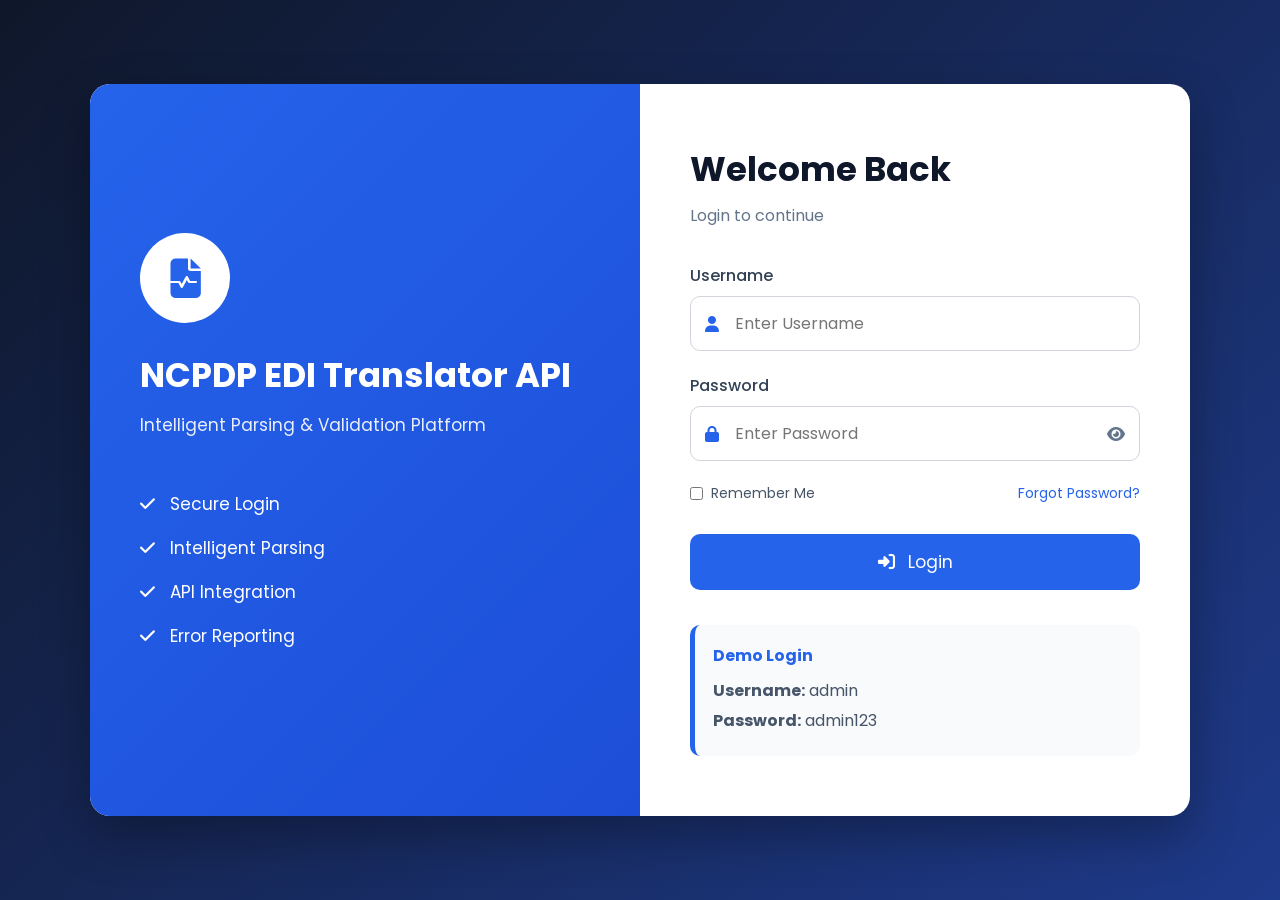
<file: NCPDP-EDI-Translator/NCPDP-EDI-Translator/index.html>
<!DOCTYPE html>
<html lang="en">

<head>

    <meta charset="UTF-8">
    <meta name="viewport" content="width=device-width, initial-scale=1.0">

    <title>NCPDP EDI Translator API</title>

    <link rel="stylesheet" href="css/login.css">

    <link rel="stylesheet"
        href="https://cdnjs.cloudflare.com/ajax/libs/font-awesome/6.7.2/css/all.min.css">

</head>

<body>

    <div class="background">

        <div class="login-container">

            <div class="left-panel">

                <div class="logo">

                    <i class="fa-solid fa-file-waveform"></i>

                </div>

                <h1>NCPDP EDI Translator API</h1>

                <p>
                    Intelligent Parsing & Validation Platform
                </p>

                <ul>

                    <li><i class="fa-solid fa-check"></i> Secure Login</li>

                    <li><i class="fa-solid fa-check"></i> Intelligent Parsing</li>

                    <li><i class="fa-solid fa-check"></i> API Integration</li>

                    <li><i class="fa-solid fa-check"></i> Error Reporting</li>

                </ul>

            </div>

            <div class="right-panel">

                <h2>Welcome Back</h2>

                <p class="subtitle">
                    Login to continue
                </p>

                <form id="loginForm">

                    <div class="input-group">

                        <label>Username</label>

                        <div class="input-box">

                            <i class="fa-solid fa-user"></i>

                            <input
                                type="text"
                                id="username"
                                placeholder="Enter Username"
                                autocomplete="off">

                        </div>

                    </div>

                    <div class="input-group">

                        <label>Password</label>

                        <div class="input-box">

                            <i class="fa-solid fa-lock"></i>

                            <input
                                type="password"
                                id="password"
                                placeholder="Enter Password">

                            <i
                                class="fa-solid fa-eye togglePassword"
                                id="togglePassword">
                            </i>

                        </div>

                    </div>

                    <div class="options">

                        <label>

                            <input type="checkbox">

                            Remember Me

                        </label>

                        <a href="#">Forgot Password?</a>

                    </div>

                    <button type="submit">

                        <i class="fa-solid fa-right-to-bracket"></i>

                        Login

                    </button>

                </form>

                <div class="login-info">

                    <h4>Demo Login</h4>

                    <p><b>Username:</b> admin</p>

                    <p><b>Password:</b> admin123</p>

                </div>

            </div>

        </div>

    </div>

    <script src="js/login.js"></script>

</body>

</html>
</file>
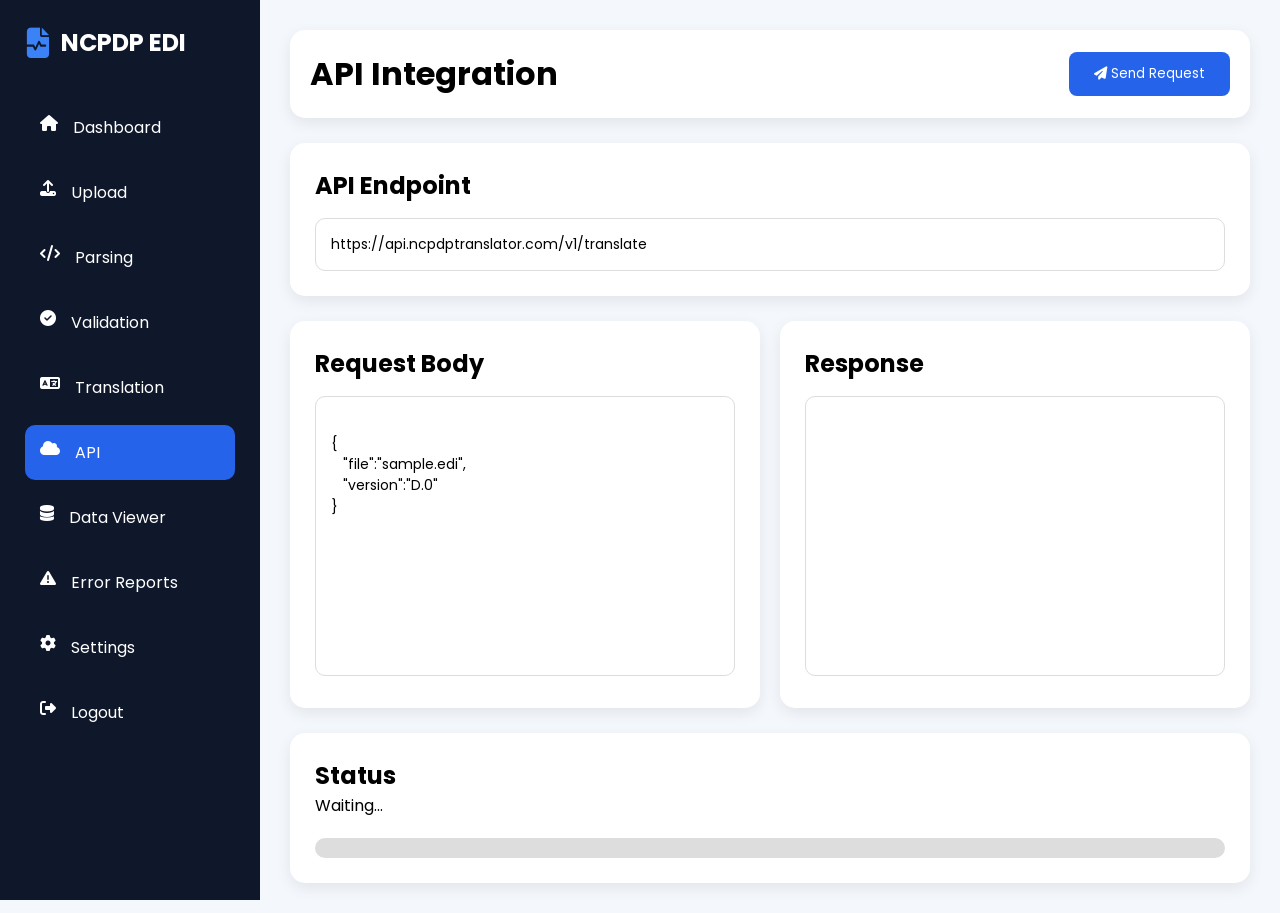
<file: NCPDP-EDI-Translator/NCPDP-EDI-Translator/html/api.html>
<!DOCTYPE html>
<html lang="en">

<head>

<meta charset="UTF-8">
<meta name="viewport" content="width=device-width, initial-scale=1.0">

<title>API Integration</title>

<link rel="stylesheet" href="../css/api.css">

<link rel="stylesheet"
href="https://cdnjs.cloudflare.com/ajax/libs/font-awesome/6.7.2/css/all.min.css">

</head>

<body>

<div class="container">

<aside class="sidebar">

<div class="logo">
<i class="fa-solid fa-file-waveform"></i>
<h2>NCPDP EDI</h2>
</div>

<ul class="menu">

<li onclick="location.href='dashboard.html'"><i class="fa-solid fa-house"></i><span>Dashboard</span></li>

<li onclick="location.href='upload.html'"><i class="fa-solid fa-upload"></i><span>Upload</span></li>

<li onclick="location.href='parsing.html'"><i class="fa-solid fa-code"></i><span>Parsing</span></li>

<li onclick="location.href='validation.html'"><i class="fa-solid fa-circle-check"></i><span>Validation</span></li>

<li onclick="location.href='translation.html'"><i class="fa-solid fa-language"></i><span>Translation</span></li>

<li class="active"><i class="fa-solid fa-cloud"></i><span>API</span></li>

<li onclick="location.href='data.html'"><i class="fa-solid fa-database"></i><span>Data Viewer</span></li>

<li onclick="location.href='error.html'"><i class="fa-solid fa-triangle-exclamation"></i><span>Error Reports</span></li>

<li onclick="location.href='settings.html'"><i class="fa-solid fa-gear"></i><span>Settings</span></li>

<li onclick="location.href='../index.html'"><i class="fa-solid fa-right-from-bracket"></i><span>Logout</span></li>

</ul>

</aside>

<main class="main-content">

<header class="topbar">

<h1>API Integration</h1>

<button id="sendBtn">

<i class="fa-solid fa-paper-plane"></i>

Send Request

</button>

</header>

<div class="card">

<h2>API Endpoint</h2>

<input type="text" id="endpoint"
value="https://api.ncpdptranslator.com/v1/translate">

</div>

<div class="editor">

<div class="card">

<h2>Request Body</h2>

<textarea id="request">

{
   "file":"sample.edi",
   "version":"D.0"
}

</textarea>

</div>

<div class="card">

<h2>Response</h2>

<textarea id="response" readonly></textarea>

</div>

</div>

<div class="card">

<h2>Status</h2>

<p id="status">Waiting...</p>

<div class="progress">

<div class="progress-bar" id="progressBar"></div>

</div>

</div>

</main>

</div>

<script src="../js/api.js"></script>

</body>

</html>
</file>
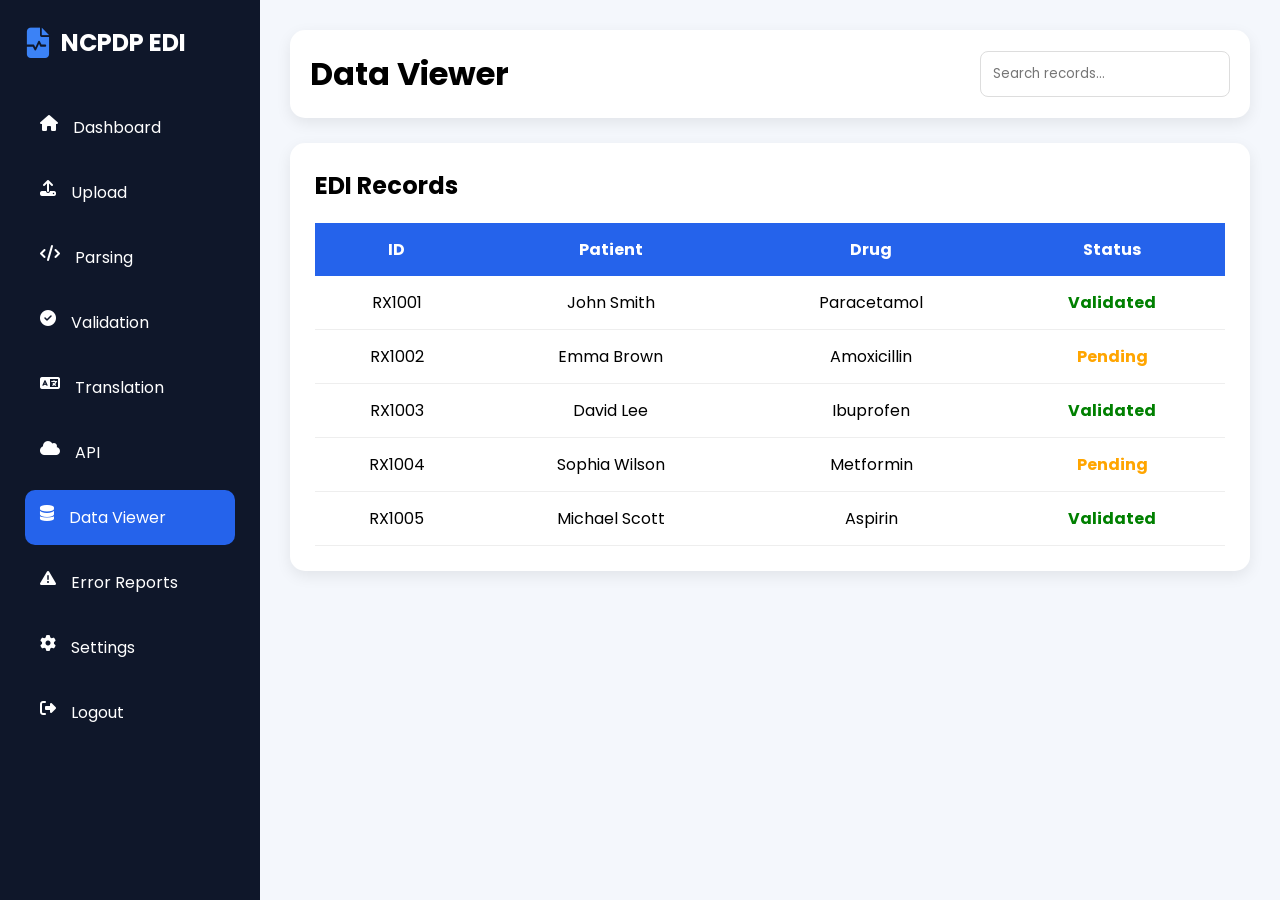
<file: NCPDP-EDI-Translator/NCPDP-EDI-Translator/html/data.html>
<!DOCTYPE html>
<html lang="en">

<head>

<meta charset="UTF-8">
<meta name="viewport" content="width=device-width, initial-scale=1.0">

<title>Data Viewer</title>

<link rel="stylesheet" href="../css/data.css">

<link rel="stylesheet"
href="https://cdnjs.cloudflare.com/ajax/libs/font-awesome/6.7.2/css/all.min.css">

</head>

<body>

<div class="container">

<aside class="sidebar">

<div class="logo">
<i class="fa-solid fa-file-waveform"></i>
<h2>NCPDP EDI</h2>
</div>

<ul class="menu">

<li onclick="location.href='dashboard.html'"><i class="fa-solid fa-house"></i><span>Dashboard</span></li>

<li onclick="location.href='upload.html'"><i class="fa-solid fa-upload"></i><span>Upload</span></li>

<li onclick="location.href='parsing.html'"><i class="fa-solid fa-code"></i><span>Parsing</span></li>

<li onclick="location.href='validation.html'"><i class="fa-solid fa-circle-check"></i><span>Validation</span></li>

<li onclick="location.href='translation.html'"><i class="fa-solid fa-language"></i><span>Translation</span></li>

<li onclick="location.href='api.html'"><i class="fa-solid fa-cloud"></i><span>API</span></li>

<li class="active"><i class="fa-solid fa-database"></i><span>Data Viewer</span></li>

<li onclick="location.href='error.html'"><i class="fa-solid fa-triangle-exclamation"></i><span>Error Reports</span></li>

<li onclick="location.href='settings.html'"><i class="fa-solid fa-gear"></i><span>Settings</span></li>

<li onclick="location.href='../index.html'"><i class="fa-solid fa-right-from-bracket"></i><span>Logout</span></li>

</ul>

</aside>

<main class="main-content">

<header class="topbar">

<h1>Data Viewer</h1>

<input type="text" id="search" placeholder="Search records...">

</header>

<div class="card">

<h2>EDI Records</h2>

<table>

<thead>

<tr>

<th>ID</th>
<th>Patient</th>
<th>Drug</th>
<th>Status</th>

</tr>

</thead>

<tbody id="dataTable">

</tbody>

</table>

</div>

</main>

</div>

<script src="../js/data.js"></script>

</body>

</html>
</file>
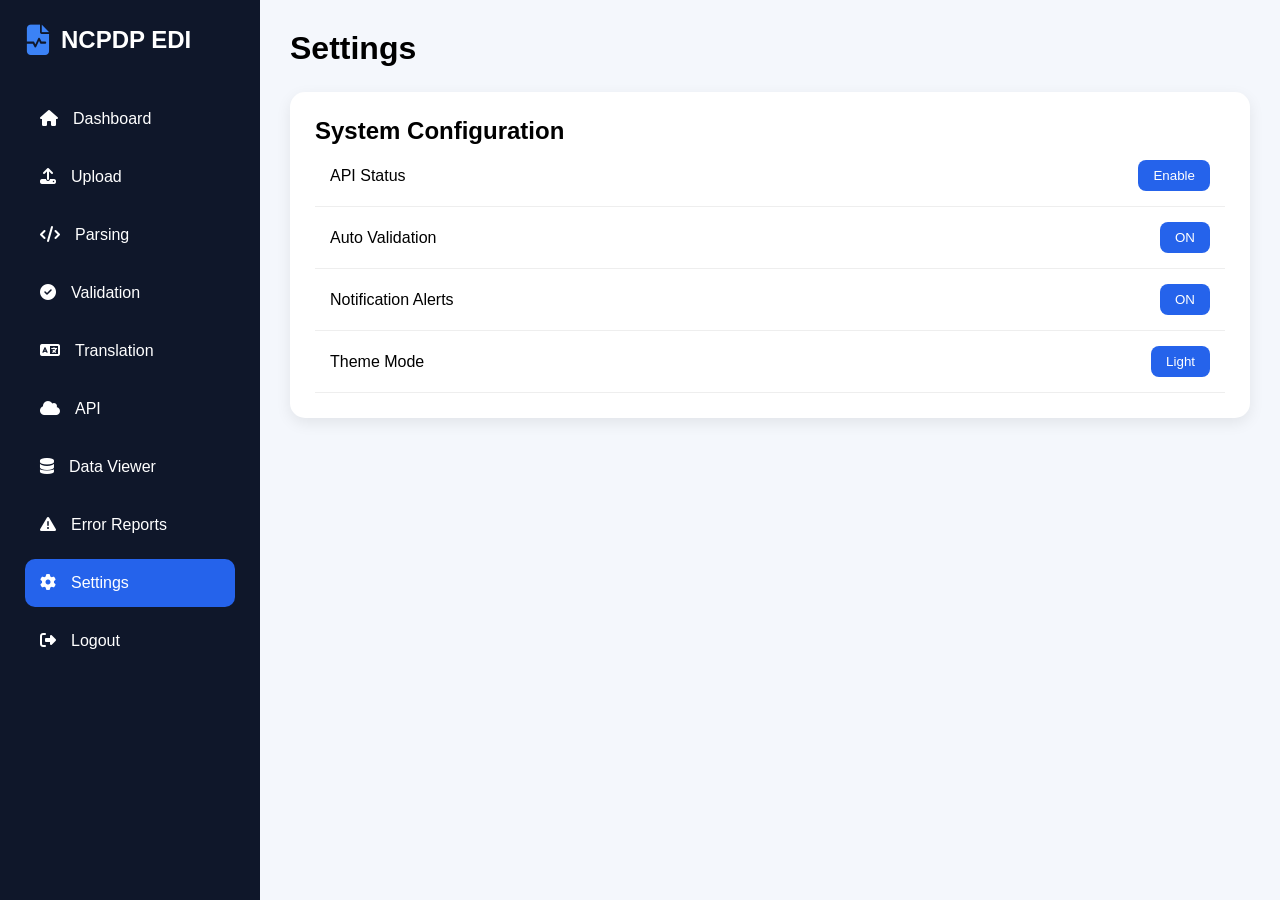
<file: NCPDP-EDI-Translator/NCPDP-EDI-Translator/html/settings.html>
<!DOCTYPE html>
<html lang="en">

<head>
    <meta charset="UTF-8">
    <meta name="viewport" content="width=device-width, initial-scale=1.0">

    <title>Settings | NCPDP EDI Translator API</title>

    <link rel="stylesheet" href="../css/settings.css">

    <link rel="stylesheet"
        href="https://cdnjs.cloudflare.com/ajax/libs/font-awesome/6.7.2/css/all.min.css">
</head>

<body>

<div class="container">

    <!-- Sidebar -->
    <aside class="sidebar">

        <div class="logo">
            <i class="fa-solid fa-file-waveform"></i>
            <h2>NCPDP EDI</h2>
        </div>

        <ul class="menu">

            <li onclick="location.href='dashboard.html'"><i class="fa-solid fa-house"></i><span>Dashboard</span></li>
            <li onclick="location.href='upload.html'"><i class="fa-solid fa-upload"></i><span>Upload</span></li>
            <li onclick="location.href='parsing.html'"><i class="fa-solid fa-code"></i><span>Parsing</span></li>
            <li onclick="location.href='validation.html'"><i class="fa-solid fa-circle-check"></i><span>Validation</span></li>
            <li onclick="location.href='translation.html'"><i class="fa-solid fa-language"></i><span>Translation</span></li>
            <li onclick="location.href='api.html'"><i class="fa-solid fa-cloud"></i><span>API</span></li>
            <li onclick="location.href='data.html'"><i class="fa-solid fa-database"></i><span>Data Viewer</span></li>
            <li onclick="location.href='error.html'"><i class="fa-solid fa-triangle-exclamation"></i><span>Error Reports</span></li>

            <li class="active"><i class="fa-solid fa-gear"></i><span>Settings</span></li>

            <li onclick="location.href='../index.html'"><i class="fa-solid fa-right-from-bracket"></i><span>Logout</span></li>

        </ul>

    </aside>

    <!-- Main Content -->
    <main class="main-content">

        <header class="topbar">
            <h1>Settings</h1>
        </header>

        <div class="card">

            <h2>System Configuration</h2>

            <div class="setting-item">
                <label>API Status</label>
                <button id="apiToggle">Enable</button>
            </div>

            <div class="setting-item">
                <label>Auto Validation</label>
                <button id="validationToggle">ON</button>
            </div>

            <div class="setting-item">
                <label>Notification Alerts</label>
                <button id="notifyToggle">ON</button>
            </div>

            <div class="setting-item">
                <label>Theme Mode</label>
                <button id="themeToggle">Light</button>
            </div>

        </div>

    </main>

</div>

<script src="../js/settings.js"></script>

</body>

</html>
</file>
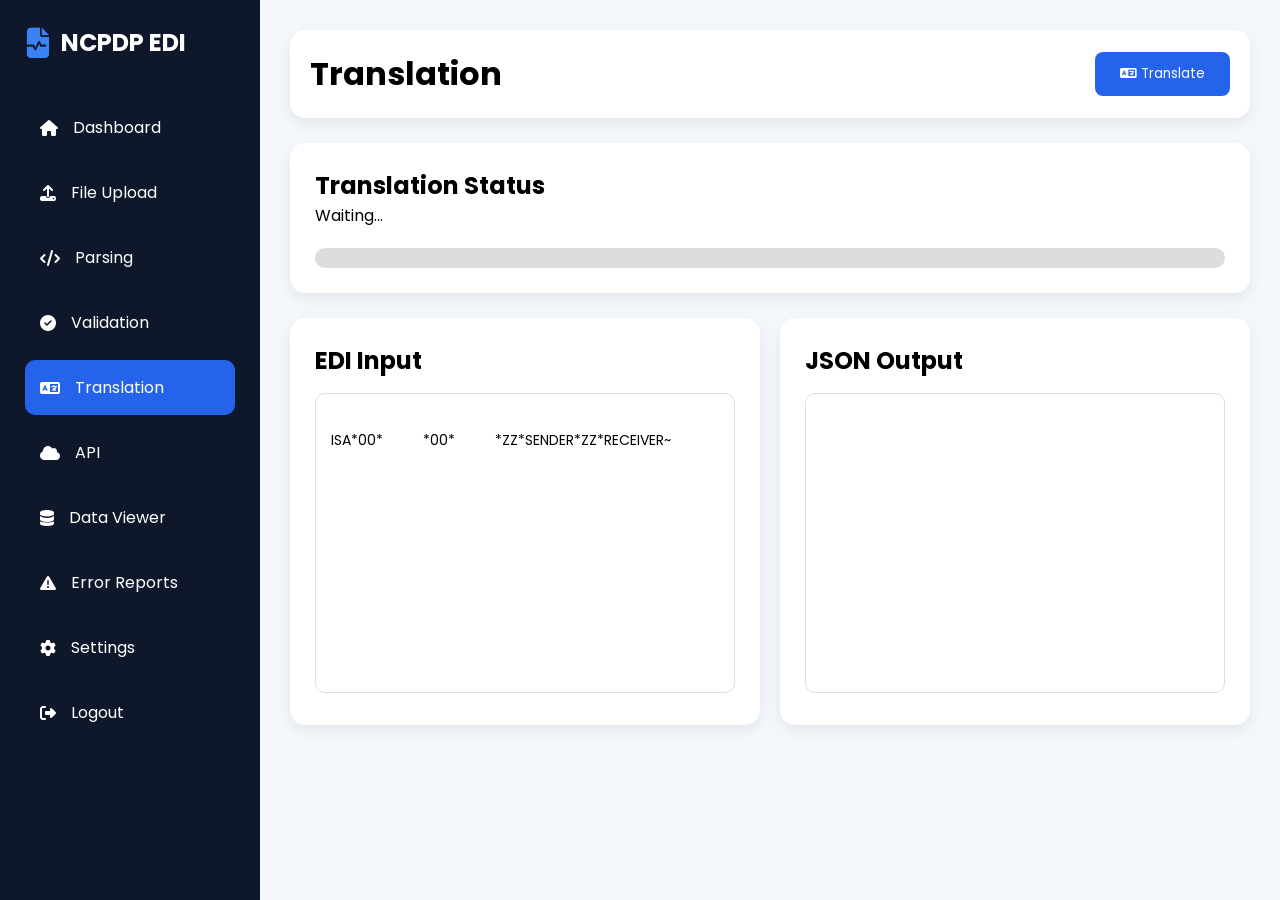
<file: NCPDP-EDI-Translator/NCPDP-EDI-Translator/html/translation.html>
<!DOCTYPE html>
<html lang="en">

<head>

<meta charset="UTF-8">
<meta name="viewport" content="width=device-width, initial-scale=1.0">

<title>Translation</title>

<link rel="stylesheet" href="../css/translation.css">

<link rel="stylesheet"
href="https://cdnjs.cloudflare.com/ajax/libs/font-awesome/6.7.2/css/all.min.css">

</head>

<body>

<div class="container">

<aside class="sidebar">

<div class="logo">
<i class="fa-solid fa-file-waveform"></i>
<h2>NCPDP EDI</h2>
</div>

<ul class="menu">

<li onclick="location.href='dashboard.html'">
<i class="fa-solid fa-house"></i>
<span>Dashboard</span>
</li>

<li onclick="location.href='upload.html'">
<i class="fa-solid fa-upload"></i>
<span>File Upload</span>
</li>

<li onclick="location.href='parsing.html'">
<i class="fa-solid fa-code"></i>
<span>Parsing</span>
</li>

<li onclick="location.href='validation.html'">
<i class="fa-solid fa-circle-check"></i>
<span>Validation</span>
</li>

<li class="active">
<i class="fa-solid fa-language"></i>
<span>Translation</span>
</li>

<li onclick="location.href='api.html'">
<i class="fa-solid fa-cloud"></i>
<span>API</span>
</li>

<li onclick="location.href='data.html'">
<i class="fa-solid fa-database"></i>
<span>Data Viewer</span>
</li>

<li onclick="location.href='error.html'">
<i class="fa-solid fa-triangle-exclamation"></i>
<span>Error Reports</span>
</li>

<li onclick="location.href='settings.html'">
<i class="fa-solid fa-gear"></i>
<span>Settings</span>
</li>

<li onclick="location.href='../index.html'">
<i class="fa-solid fa-right-from-bracket"></i>
<span>Logout</span>
</li>

</ul>

</aside>

<main class="main-content">

<header class="topbar">

<h1>Translation</h1>

<button id="translateBtn">
<i class="fa-solid fa-language"></i>
Translate
</button>

</header>

<div class="card">

<h2>Translation Status</h2>

<p id="status">Waiting...</p>

<div class="progress">

<div class="progress-bar" id="progressBar"></div>

</div>

</div>

<div class="editor">

<div class="card">

<h2>EDI Input</h2>

<textarea id="ediInput">

ISA*00*          *00*          *ZZ*SENDER*ZZ*RECEIVER~

</textarea>

</div>

<div class="card">

<h2>JSON Output</h2>

<textarea id="jsonOutput" readonly></textarea>

</div>

</div>

</main>

</div>

<script src="../js/translation.js"></script>

</body>

</html>
</file>
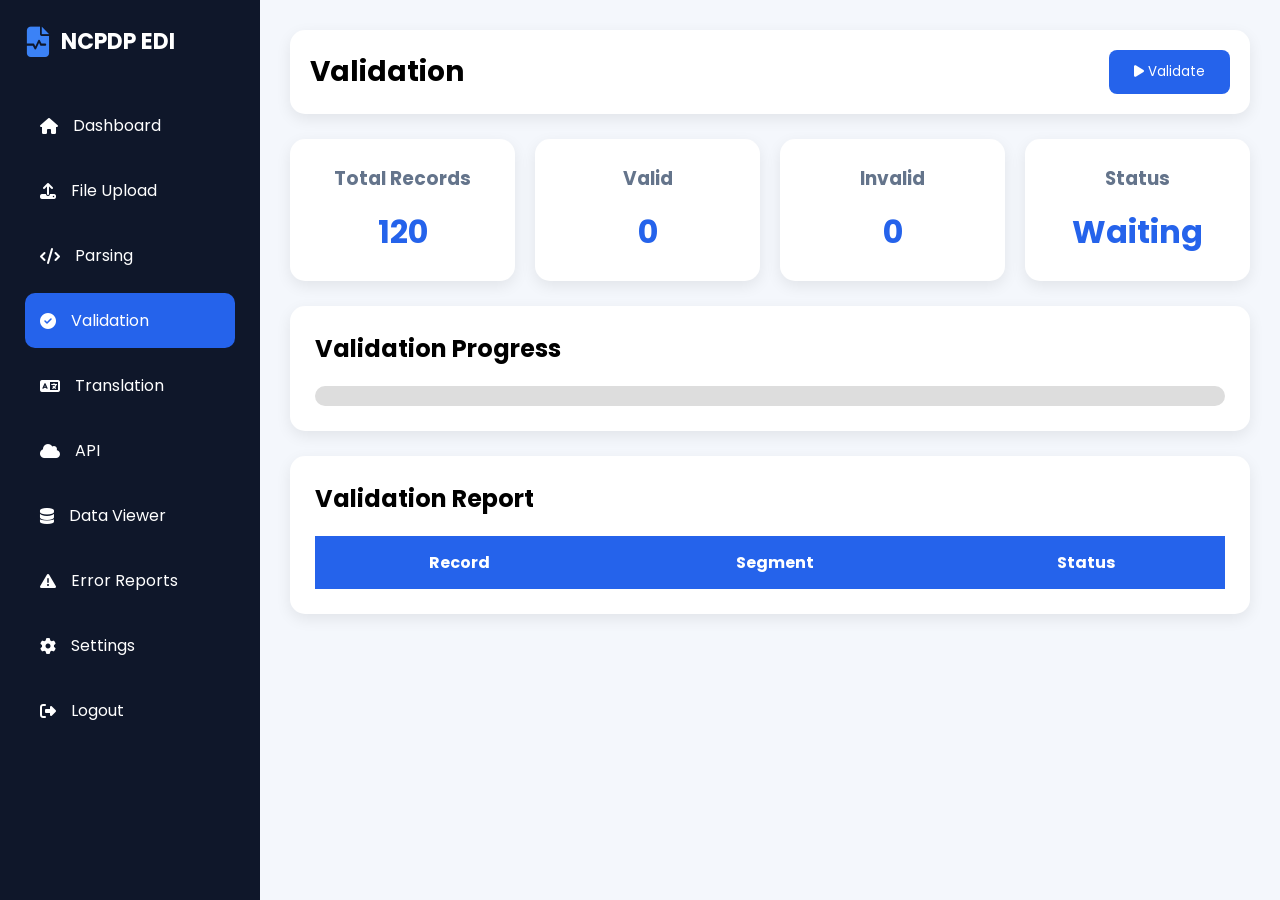
<file: NCPDP-EDI-Translator/NCPDP-EDI-Translator/html/validation.html>
<!DOCTYPE html>
<html lang="en">

<head>

<meta charset="UTF-8">
<meta name="viewport" content="width=device-width, initial-scale=1.0">

<title>Validation</title>

<link rel="stylesheet" href="../css/validation.css">

<link rel="stylesheet"
href="https://cdnjs.cloudflare.com/ajax/libs/font-awesome/6.7.2/css/all.min.css">

</head>

<body>

<div class="container">

<!-- Sidebar -->

<aside class="sidebar">

<div class="logo">
<i class="fa-solid fa-file-waveform"></i>
<h2>NCPDP EDI</h2>
</div>

<ul class="menu">

<li onclick="location.href='dashboard.html'">
<i class="fa-solid fa-house"></i>
<span>Dashboard</span>
</li>

<li onclick="location.href='upload.html'">
<i class="fa-solid fa-upload"></i>
<span>File Upload</span>
</li>

<li onclick="location.href='parsing.html'">
<i class="fa-solid fa-code"></i>
<span>Parsing</span>
</li>

<li class="active">
<i class="fa-solid fa-circle-check"></i>
<span>Validation</span>
</li>

<li onclick="location.href='translation.html'">
<i class="fa-solid fa-language"></i>
<span>Translation</span>
</li>

<li onclick="location.href='api.html'">
<i class="fa-solid fa-cloud"></i>
<span>API</span>
</li>

<li onclick="location.href='data.html'">
<i class="fa-solid fa-database"></i>
<span>Data Viewer</span>
</li>

<li onclick="location.href='error.html'">
<i class="fa-solid fa-triangle-exclamation"></i>
<span>Error Reports</span>
</li>

<li onclick="location.href='settings.html'">
<i class="fa-solid fa-gear"></i>
<span>Settings</span>
</li>

<li onclick="location.href='../index.html'">
<i class="fa-solid fa-right-from-bracket"></i>
<span>Logout</span>
</li>

</ul>

</aside>

<!-- Main -->

<main class="main-content">

<header class="topbar">

<h1>Validation</h1>

<button id="validateBtn">
<i class="fa-solid fa-play"></i>
Validate
</button>

</header>

<!-- Summary Cards -->

<div class="cards">

<div class="card">
<h3>Total Records</h3>
<h1 id="total">120</h1>
</div>

<div class="card">
<h3>Valid</h3>
<h1 id="valid">0</h1>
</div>

<div class="card">
<h3>Invalid</h3>
<h1 id="invalid">0</h1>
</div>

<div class="card">
<h3>Status</h3>
<h1 id="statusText">Waiting</h1>
</div>

</div>

<!-- Progress -->

<div class="card">

<h2>Validation Progress</h2>

<div class="progress">

<div class="progress-bar" id="progressBar"></div>

</div>

</div>

<!-- Table -->

<div class="card">

<h2>Validation Report</h2>

<table>

<thead>

<tr>

<th>Record</th>
<th>Segment</th>
<th>Status</th>

</tr>

</thead>

<tbody id="validationTable">

</tbody>

</table>

</div>

</main>

</div>

<script src="../js/validation.js"></script>

</body>

</html>
</file>
<file: NCPDP-EDI-Translator/NCPDP-EDI-Translator/css/login.css>
@import url('https://fonts.googleapis.com/css2?family=Poppins:wght@300;400;500;600;700&display=swap');

*{
    margin:0;
    padding:0;
    box-sizing:border-box;
    font-family:'Poppins',sans-serif;
}

body{
    background:linear-gradient(135deg,#0f172a,#1e3a8a);
    min-height:100vh;
}

.background{
    width:100%;
    min-height:100vh;
    display:flex;
    justify-content:center;
    align-items:center;
    padding:40px;
}

.login-container{
    width:1100px;
    max-width:100%;
    background:#fff;
    border-radius:20px;
    overflow:hidden;
    display:grid;
    grid-template-columns:1fr 1fr;
    box-shadow:0 20px 50px rgba(0,0,0,.3);
}

/* Left Panel */

.left-panel{
    background:linear-gradient(135deg,#2563eb,#1d4ed8);
    color:#fff;
    padding:60px 50px;
    display:flex;
    flex-direction:column;
    justify-content:center;
}

.logo{
    width:90px;
    height:90px;
    border-radius:50%;
    background:#fff;
    display:flex;
    justify-content:center;
    align-items:center;
    margin-bottom:30px;
}

.logo i{
    font-size:40px;
    color:#2563eb;
}

.left-panel h1{
    font-size:34px;
    margin-bottom:15px;
    line-height:1.3;
}

.left-panel p{
    font-size:17px;
    opacity:.9;
    margin-bottom:35px;
}

.left-panel ul{
    list-style:none;
}

.left-panel li{
    margin:18px 0;
    font-size:17px;
}

.left-panel li i{
    margin-right:10px;
}

/* Right Panel */

.right-panel{
    padding:60px 50px;
    display:flex;
    flex-direction:column;
    justify-content:center;
}

.right-panel h2{
    font-size:34px;
    color:#0f172a;
}

.subtitle{
    margin-top:8px;
    margin-bottom:35px;
    color:#64748b;
}

.input-group{
    margin-bottom:22px;
}

.input-group label{
    display:block;
    margin-bottom:8px;
    font-weight:500;
    color:#334155;
}

.input-box{
    display:flex;
    align-items:center;
    border:1px solid #d1d5db;
    border-radius:10px;
    padding:14px;
    transition:.3s;
}

.input-box:focus-within{
    border-color:#2563eb;
    box-shadow:0 0 10px rgba(37,99,235,.2);
}

.input-box i:first-child{
    color:#2563eb;
    width:22px;
}

.input-box input{
    border:none;
    outline:none;
    width:100%;
    margin-left:10px;
    font-size:16px;
}

.togglePassword{
    cursor:pointer;
    color:#64748b;
}

.options{
    display:flex;
    justify-content:space-between;
    align-items:center;
    margin-bottom:30px;
    font-size:14px;
}

.options label{
    display:flex;
    align-items:center;
    gap:8px;
    color:#475569;
}

.options a{
    color:#2563eb;
    text-decoration:none;
}

.options a:hover{
    text-decoration:underline;
}

button{
    width:100%;
    padding:15px;
    background:#2563eb;
    color:#fff;
    border:none;
    border-radius:10px;
    font-size:17px;
    cursor:pointer;
    transition:.3s;
}

button:hover{
    background:#1d4ed8;
    transform:translateY(-2px);
}

button i{
    margin-right:8px;
}

.login-info{
    margin-top:35px;
    background:#f8fafc;
    border-left:5px solid #2563eb;
    border-radius:10px;
    padding:18px;
}

.login-info h4{
    color:#2563eb;
    margin-bottom:10px;
}

.login-info p{
    margin:5px 0;
    color:#475569;
}

/* Responsive */

@media(max-width:900px){

.login-container{
    grid-template-columns:1fr;
}

.left-panel{
    display:none;
}

.right-panel{
    padding:40px 30px;
}

}

@media(max-width:500px){

.background{
    padding:15px;
}

.right-panel h2{
    font-size:28px;
}

.options{
    flex-direction:column;
    align-items:flex-start;
    gap:15px;
}

button{
    font-size:15px;
}

}
</file>
<file: NCPDP-EDI-Translator/NCPDP-EDI-Translator/css/api.css>
@import url('https://fonts.googleapis.com/css2?family=Poppins:wght@300;400;500;600&display=swap');

*{
margin:0;
padding:0;
box-sizing:border-box;
font-family:Poppins,sans-serif;
}

body{
background:#f4f7fc;
}

.container{
display:flex;
min-height:100vh;
}

.sidebar{
width:260px;
background:#0f172a;
color:#fff;
position:fixed;
height:100%;
padding:25px;
}

.logo{
display:flex;
align-items:center;
gap:10px;
margin-bottom:40px;
}

.logo i{
font-size:30px;
color:#3b82f6;
}

.menu{
list-style:none;
}

.menu li{
padding:15px;
margin-bottom:10px;
cursor:pointer;
display:flex;
gap:15px;
border-radius:10px;
transition:.3s;
}

.menu li:hover{
background:#1d4ed8;
}

.active{
background:#2563eb;
}

.main-content{
margin-left:260px;
width:calc(100% - 260px);
padding:30px;
}

.topbar{
display:flex;
justify-content:space-between;
align-items:center;
background:#fff;
padding:20px;
border-radius:15px;
box-shadow:0 5px 15px rgba(0,0,0,.08);
}

button{
background:#2563eb;
color:#fff;
border:none;
padding:12px 25px;
border-radius:8px;
cursor:pointer;
}

.card{
background:#fff;
margin-top:25px;
padding:25px;
border-radius:15px;
box-shadow:0 5px 15px rgba(0,0,0,.08);
}

.editor{
display:grid;
grid-template-columns:1fr 1fr;
gap:20px;
}

input,textarea{
width:100%;
margin-top:15px;
padding:15px;
border:1px solid #ddd;
border-radius:10px;
font-size:14px;
}

textarea{
height:280px;
resize:none;
}

.progress{
height:20px;
background:#ddd;
border-radius:20px;
margin-top:20px;
overflow:hidden;
}

.progress-bar{
width:0%;
height:100%;
background:#2563eb;
transition:.3s;
}

@media(max-width:900px){

.sidebar{
display:none;
}

.main-content{
margin-left:0;
width:100%;
}

.editor{
grid-template-columns:1fr;
}

}
</file>
<file: NCPDP-EDI-Translator/NCPDP-EDI-Translator/css/data.css>
@import url('https://fonts.googleapis.com/css2?family=Poppins:wght@300;400;500;600&display=swap');

*{
margin:0;
padding:0;
box-sizing:border-box;
font-family:Poppins,sans-serif;
}

body{
background:#f4f7fc;
}

.container{
display:flex;
min-height:100vh;
}

.sidebar{
width:260px;
background:#0f172a;
color:#fff;
position:fixed;
height:100%;
padding:25px;
}

.logo{
display:flex;
align-items:center;
gap:10px;
margin-bottom:40px;
}

.logo i{
color:#3b82f6;
font-size:30px;
}

.menu{
list-style:none;
}

.menu li{
display:flex;
gap:15px;
padding:15px;
margin-bottom:10px;
cursor:pointer;
border-radius:10px;
transition:.3s;
}

.menu li:hover{
background:#1d4ed8;
}

.active{
background:#2563eb;
}

.main-content{
margin-left:260px;
width:calc(100% - 260px);
padding:30px;
}

.topbar{
display:flex;
justify-content:space-between;
align-items:center;
background:#fff;
padding:20px;
border-radius:15px;
box-shadow:0 5px 15px rgba(0,0,0,.08);
}

input{
padding:12px;
width:250px;
border:1px solid #ddd;
border-radius:8px;
}

.card{
background:#fff;
margin-top:25px;
padding:25px;
border-radius:15px;
box-shadow:0 5px 15px rgba(0,0,0,.08);
}

table{
width:100%;
border-collapse:collapse;
margin-top:20px;
}

th{
background:#2563eb;
color:white;
padding:14px;
}

td{
padding:14px;
border-bottom:1px solid #eee;
text-align:center;
}

tr:hover{
background:#f5f5f5;
}

.valid{
color:green;
font-weight:bold;
}

.pending{
color:orange;
font-weight:bold;
}

@media(max-width:900px){

.sidebar{
display:none;
}

.main-content{
margin-left:0;
width:100%;
}

.topbar{
flex-direction:column;
gap:15px;
}

input{
width:100%;
}

}
</file>
<file: NCPDP-EDI-Translator/NCPDP-EDI-Translator/css/settings.css>
* {
    margin: 0;
    padding: 0;
    box-sizing: border-box;
    font-family: Poppins, sans-serif;
}

body {
    background: #f4f7fc;
}

.container {
    display: flex;
    min-height: 100vh;
}

/* Sidebar (same style) */
.sidebar {
    width: 260px;
    background: #0f172a;
    color: #fff;
    position: fixed;
    height: 100%;
    padding: 25px;
}

.logo {
    display: flex;
    align-items: center;
    gap: 10px;
    margin-bottom: 40px;
}

.logo i {
    font-size: 30px;
    color: #3b82f6;
}

.menu {
    list-style: none;
}

.menu li {
    display: flex;
    gap: 15px;
    padding: 15px;
    margin-bottom: 10px;
    cursor: pointer;
    border-radius: 10px;
    transition: 0.3s;
}

.menu li:hover {
    background: #1d4ed8;
}

.menu .active {
    background: #2563eb;
}

/* Main */
.main-content {
    margin-left: 260px;
    width: calc(100% - 260px);
    padding: 30px;
}

/* Topbar */
.topbar {
    display: flex;
    justify-content: space-between;
    align-items: center;
}

/* Card */
.card {
    background: #fff;
    margin-top: 25px;
    padding: 25px;
    border-radius: 15px;
    box-shadow: 0 5px 15px rgba(0,0,0,0.08);
}

/* Settings */
.setting-item {
    display: flex;
    justify-content: space-between;
    align-items: center;
    padding: 15px;
    border-bottom: 1px solid #eee;
}

.setting-item button {
    padding: 8px 15px;
    border: none;
    border-radius: 8px;
    cursor: pointer;
    background: #2563eb;
    color: white;
    transition: 0.3s;
}

.setting-item button:hover {
    background: #1d4ed8;
}
</file>
<file: NCPDP-EDI-Translator/NCPDP-EDI-Translator/css/translation.css>
@import url('https://fonts.googleapis.com/css2?family=Poppins:wght@300;400;500;600&display=swap');

*{
margin:0;
padding:0;
box-sizing:border-box;
font-family:'Poppins',sans-serif;
}

body{
background:#f4f7fc;
}

.container{
display:flex;
min-height:100vh;
}

.sidebar{
width:260px;
background:#0f172a;
color:white;
position:fixed;
top:0;
left:0;
bottom:0;
padding:25px;
}

.logo{
display:flex;
align-items:center;
gap:10px;
margin-bottom:40px;
}

.logo i{
color:#3b82f6;
font-size:30px;
}

.menu{
list-style:none;
}

.menu li{
display:flex;
align-items:center;
gap:15px;
padding:15px;
margin-bottom:10px;
border-radius:10px;
cursor:pointer;
transition:.3s;
}

.menu li:hover{
background:#1d4ed8;
}

.menu .active{
background:#2563eb;
}

.main-content{
margin-left:260px;
width:calc(100% - 260px);
padding:30px;
}

.topbar{
display:flex;
justify-content:space-between;
align-items:center;
background:white;
padding:20px;
border-radius:15px;
box-shadow:0 5px 15px rgba(0,0,0,.08);
}

#translateBtn{
background:#2563eb;
color:white;
border:none;
padding:12px 25px;
border-radius:8px;
cursor:pointer;
}

.card{
background:white;
padding:25px;
margin-top:25px;
border-radius:15px;
box-shadow:0 5px 15px rgba(0,0,0,.08);
}

.progress{
width:100%;
height:20px;
background:#ddd;
border-radius:20px;
overflow:hidden;
margin-top:20px;
}

.progress-bar{
width:0%;
height:100%;
background:#2563eb;
transition:.3s;
}

.editor{
display:grid;
grid-template-columns:1fr 1fr;
gap:20px;
}

textarea{
width:100%;
height:300px;
padding:15px;
margin-top:15px;
border:1px solid #ddd;
border-radius:10px;
resize:none;
font-size:14px;
}

@media(max-width:900px){

.sidebar{
display:none;
}

.main-content{
margin-left:0;
width:100%;
}

.editor{
grid-template-columns:1fr;
}

}
</file>
<file: NCPDP-EDI-Translator/NCPDP-EDI-Translator/css/validation.css>
@import url('https://fonts.googleapis.com/css2?family=Poppins:wght@300;400;500;600&display=swap');

*{
    margin:0;
    padding:0;
    box-sizing:border-box;
    font-family:'Poppins',sans-serif;
}

body{
    background:#f4f7fc;
}

.container{
    display:flex;
    min-height:100vh;
}

/* Sidebar */

.sidebar{
    width:260px;
    background:#0f172a;
    color:white;
    position:fixed;
    top:0;
    left:0;
    bottom:0;
    padding:25px;
}

.logo{
    display:flex;
    align-items:center;
    gap:10px;
    margin-bottom:40px;
}

.logo i{
    color:#3b82f6;
    font-size:30px;
}

.logo h2{
    font-size:22px;
}

.menu{
    list-style:none;
}

.menu li{
    display:flex;
    align-items:center;
    gap:15px;
    padding:15px;
    margin-bottom:10px;
    border-radius:10px;
    cursor:pointer;
    transition:.3s;
}

.menu li:hover{
    background:#1d4ed8;
}

.menu .active{
    background:#2563eb;
}

/* Main */

.main-content{
    margin-left:260px;
    width:calc(100% - 260px);
    padding:30px;
}

/* Topbar */

.topbar{
    display:flex;
    justify-content:space-between;
    align-items:center;
    background:white;
    padding:20px;
    border-radius:15px;
    box-shadow:0 5px 15px rgba(0,0,0,.08);
}

.topbar h1{
    font-size:28px;
}

#validateBtn{
    background:#2563eb;
    color:white;
    border:none;
    padding:12px 25px;
    border-radius:8px;
    cursor:pointer;
    transition:.3s;
}

#validateBtn:hover{
    background:#1d4ed8;
}

/* Cards */

.cards{
    display:grid;
    grid-template-columns:repeat(4,1fr);
    gap:20px;
    margin-top:25px;
}

.card{
    background:white;
    padding:25px;
    border-radius:15px;
    box-shadow:0 5px 15px rgba(0,0,0,.08);
    margin-top:25px;
}

.cards .card{
    margin-top:0;
    text-align:center;
}

.cards h3{
    color:#64748b;
    margin-bottom:15px;
}

.cards h1{
    color:#2563eb;
    font-size:32px;
}

/* Progress */

.progress{
    width:100%;
    height:20px;
    background:#ddd;
    border-radius:20px;
    overflow:hidden;
    margin-top:20px;
}

.progress-bar{
    width:0%;
    height:100%;
    background:#2563eb;
    transition:.3s;
}

/* Table */

table{
    width:100%;
    border-collapse:collapse;
    margin-top:20px;
}

th{
    background:#2563eb;
    color:white;
    padding:14px;
}

td{
    padding:14px;
    border-bottom:1px solid #eee;
    text-align:center;
}

tr:hover{
    background:#f8fafc;
}

/* Status */

.valid{
    color:#16a34a;
    font-weight:bold;
}

.invalid{
    color:#dc2626;
    font-weight:bold;
}

/* Responsive */

@media(max-width:1000px){

.sidebar{
    display:none;
}

.main-content{
    margin-left:0;
    width:100%;
}

.cards{
    grid-template-columns:repeat(2,1fr);
}

}

@media(max-width:700px){

.cards{
    grid-template-columns:1fr;
}

.topbar{
    flex-direction:column;
    gap:15px;
}

}
</file>
